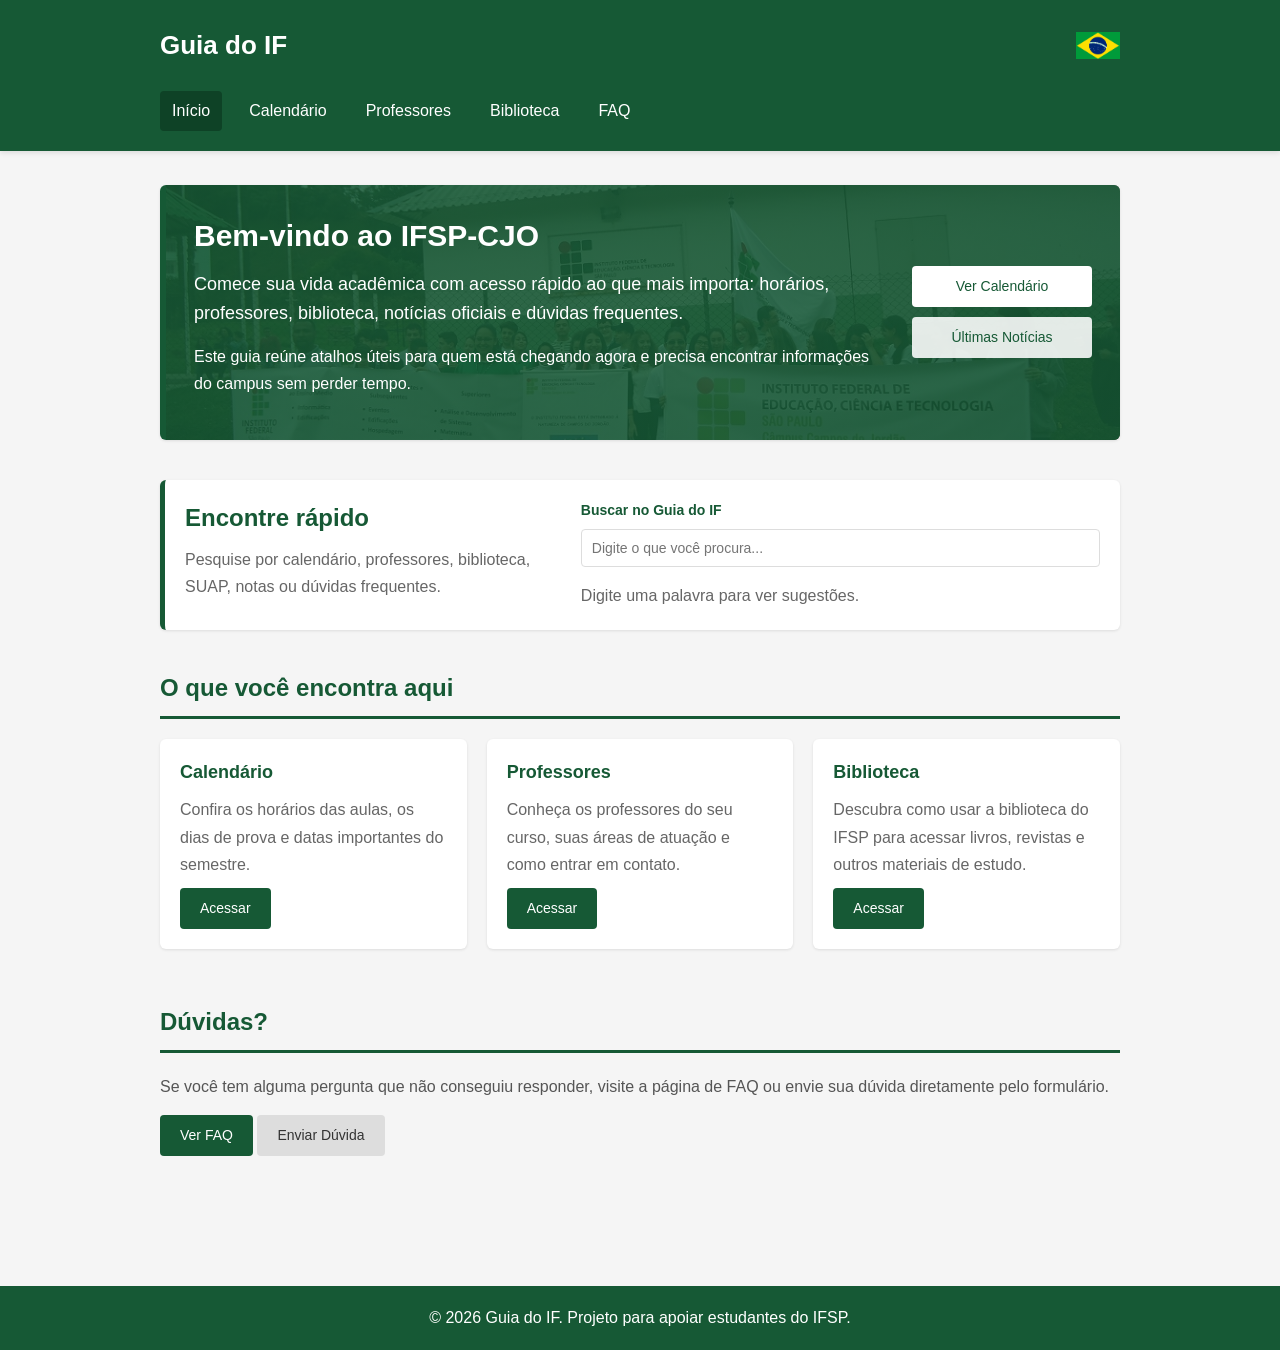
<file: index.html>
<!DOCTYPE html>
<html lang="pt-BR">


<head>
  <meta charset="UTF-8">
  <meta name="viewport" content="width=device-width, initial-scale=1.0">
  <title>Guia do IF - Página Inicial</title>
  <link rel="stylesheet" href="css/styles.css">
  <link rel="icon" type="image/png" href="img/favicon.png">
</head>



<body>
  <header>
    <div class="container header-top">
      <h1>Guia do IF</h1>
      <a href="https://www.gov.br" class="flag-link" target="_blank" rel="noopener" title="Ir para gov.br">
        <img src="img/brasil.png" alt="Bandeira do Brasil">
      </a>
    </div>
    <nav>
      <div class="container">
        <ul>
          <li><a href="index.html" class="ativo">Início</a></li>
          <li><a href="index2.html">Calendário</a></li>
          <li><a href="index3.html">Professores</a></li>
          <li><a href="index4.html">Biblioteca</a></li>
          <li><a href="index5.html">FAQ</a></li>
        </ul>
      </div>
    </nav>
  </header>

  <main>
    <div class="container">
      <section class="boas-vindas">
        <div>
          <h2>Bem-vindo ao IFSP-CJO</h2>
          <p class="texto-destaque">Comece sua vida acadêmica com acesso rápido ao que mais importa: horários, professores, biblioteca, notícias oficiais e dúvidas frequentes.</p>
          <p>Este guia reúne atalhos úteis para quem está chegando agora e precisa encontrar informações do campus sem perder tempo.</p>
        </div>
        <div class="acoes-boas-vindas">
          <a href="index2.html" class="botao">Ver Calendário</a>
          <a href="https://www.ifspcjo.edu.br/ultimas-noticias" class="botao-secundario" target="_blank" rel="noopener">Últimas Notícias</a>
        </div>
      </section>

       

      <section>
        <article class="busca-site-card">
          <div>
            <h2>Encontre rápido</h2>
            <p>Pesquise por calendário, professores, biblioteca, SUAP, notas ou dúvidas frequentes.</p>
          </div>
          <div class="area-busca">
            <label for="busca-site">Buscar no Guia do IF</label>
            <input type="search" id="busca-site" placeholder="Digite o que você procura...">
            <div id="resultados-busca" class="resultados-busca" aria-live="polite">
              <p class="mensagem-busca">Digite uma palavra para ver sugestões.</p>
            </div>
          </div>
        </article>
      </section>
      

      <section>
        <h2>O que você encontra aqui</h2>
        <div class="grid-3">
          <article>
            <h3>Calendário</h3>
            <p>Confira os horários das aulas, os dias de prova e datas importantes do semestre.</p>
            <a href="index2.html" class="botao">Acessar</a>
          </article>
          <article>
            <h3>Professores</h3>
            <p>Conheça os professores do seu curso, suas áreas de atuação e como entrar em contato.</p>
            <a href="index3.html" class="botao">Acessar</a>
          </article>
          <article>
            <h3>Biblioteca</h3>
            <p>Descubra como usar a biblioteca do IFSP para acessar livros, revistas e outros materiais de estudo.</p>
            <a href="index4.html" class="botao">Acessar</a>
          </article>
        </div>
      </section>

      <section>
        <h2>Dúvidas?</h2>
        <p>Se você tem alguma pergunta que não conseguiu responder, visite a página de FAQ ou envie sua dúvida diretamente pelo formulário.</p>
        <a href="index5.html" class="botao">Ver FAQ</a>
        <a href="index5.html#formulario" class="botao-secundario">Enviar Dúvida</a>
      </section>
    </div>
  </main>

  <footer>
    <div class="container">
      <p>&copy; 2026 Guia do IF. Projeto para apoiar estudantes do IFSP.</p>
    </div>
  </footer>

  <div vw class="enabled">
    <div vw-access-button class="active"></div>
    <div vw-plugin-wrapper>
      <div vw-plugin-top-wrapper></div>
    </div>
  </div>

  <script src="js/busca.js"></script>
  <script src="https://vlibras.gov.br/app/vlibras-plugin.js"></script>
  <script>
    new window.VLibras.Widget("https://vlibras.gov.br/app");
  </script>

</body>
</html>
</file>
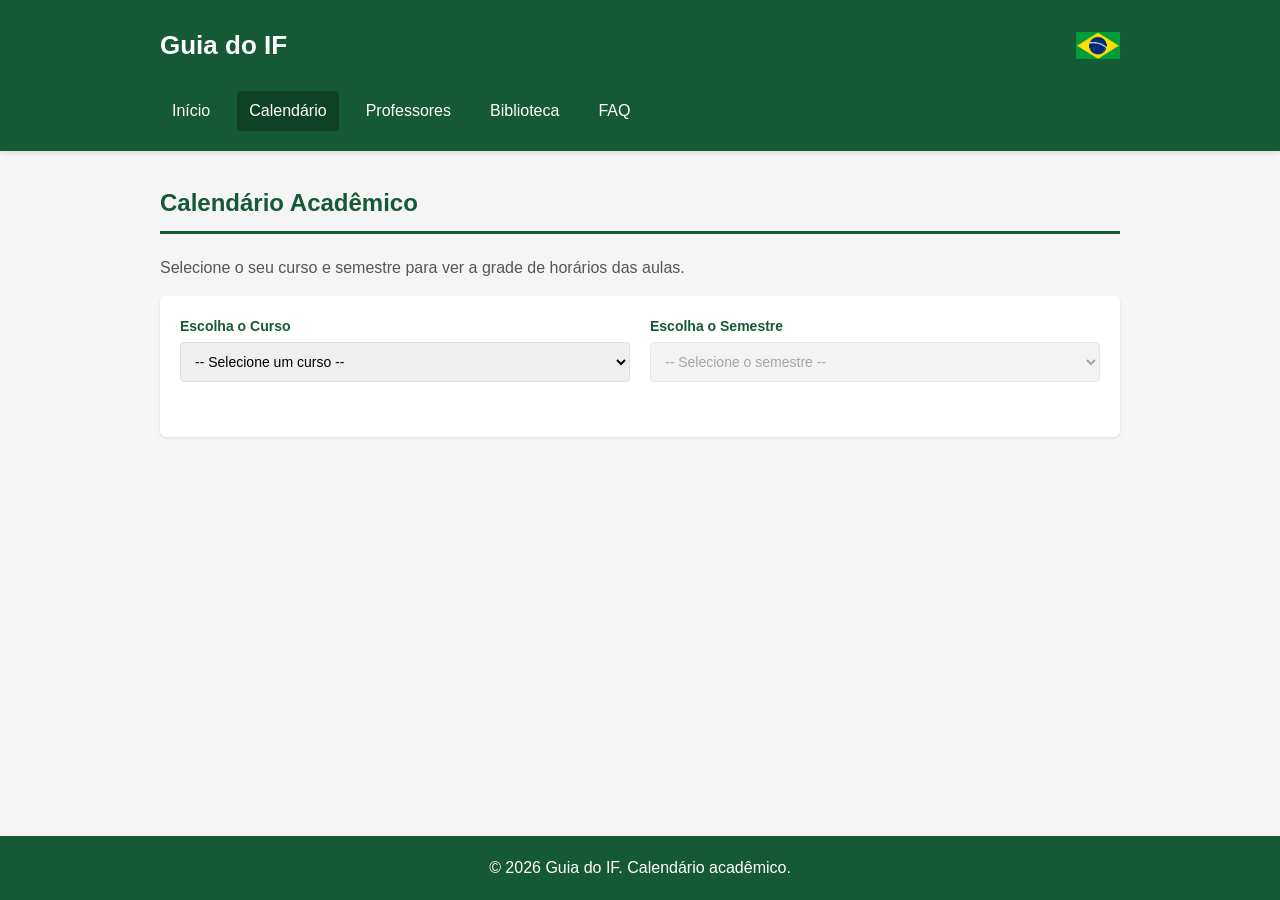
<file: index2.html>
<!DOCTYPE html>
<html lang="pt-BR">
<head>
  <meta charset="UTF-8">
  <meta name="viewport" content="width=device-width, initial-scale=1.0">
  <title>Guia do IF - Calendário</title>
  <link rel="stylesheet" href="css/styles.css">
  <link rel="icon" type="image/png" href="img/favicon.png">
</head>



<body>
  <header>
    <div class="container header-top">
      <h1>Guia do IF</h1>
      <a href="https://www.gov.br" class="flag-link" target="_blank" rel="noopener" title="Ir para gov.br">
        <img src="img/brasil.png" alt="Bandeira do Brasil">
      </a>
    </div>
    <nav>
      <div class="container">
        <ul>
          <li><a href="index.html">Início</a></li>
          <li><a href="index2.html" class="ativo">Calendário</a></li>
          <li><a href="index3.html">Professores</a></li>
          <li><a href="index4.html">Biblioteca</a></li>
          <li><a href="index5.html">FAQ</a></li>
        </ul>
      </div>
    </nav>
  </header>

  <main>
    <div class="container">
      <section>
        <h2>Calendário Acadêmico</h2>
        <p>Selecione o seu curso e semestre para ver a grade de horários das aulas.</p>

        <form id="formulario-calendario">
          <div class="grid-2">
            <div class="form-group">
              <label for="curso">Escolha o Curso</label>
              <select id="curso">
                <option value="">-- Selecione um curso --</option>
                <option value="analise">Análise de Sistemas</option>
              </select>
            </div>
            <div class="form-group">
              <label for="semestre">Escolha o Semestre</label>
              <select id="semestre" disabled>
                <option value="">-- Selecione o semestre --</option>
              </select>
            </div>
          </div>
        </form>
      </section>

      <section id="secao-tabela" style="display: none;">
        <h2>Sua Grade de Horários</h2>
        <table id="tabela-horarios">
          <thead>
            <tr>
              <th>Dia</th>
              <th>Horário</th>
              <th>Disciplina</th>
              <th>Professor</th>
            </tr>
          </thead>
          <tbody id="corpo-tabela">
          </tbody>
        </table>
      </section>
    </div>
  </main>
  
<!-- comentário ao professor: no vscode, versão offline, precisou deixar com o bottom: 1; porém aqui, continuou apenas no canto inferior esquerdo. Após remover, e deixar apenas a posição fixa, funcionou.-->
  <footer>
    <div class="container">
      <p>&copy; 2026 Guia do IF. Calendário acadêmico.</p>
    </div>
  </footer>

  <div vw class="enabled">
    <div vw-access-button class="active"></div>
    <div vw-plugin-wrapper>
      <div vw-plugin-top-wrapper></div>
    </div>
  </div>
  <script src="https://vlibras.gov.br/app/vlibras-plugin.js"></script>
  <script>
    new window.VLibras.Widget("https://vlibras.gov.br/app");
  </script>
  <script src="js/calendario&sac.js"></script>
</body>
</html>
</file>
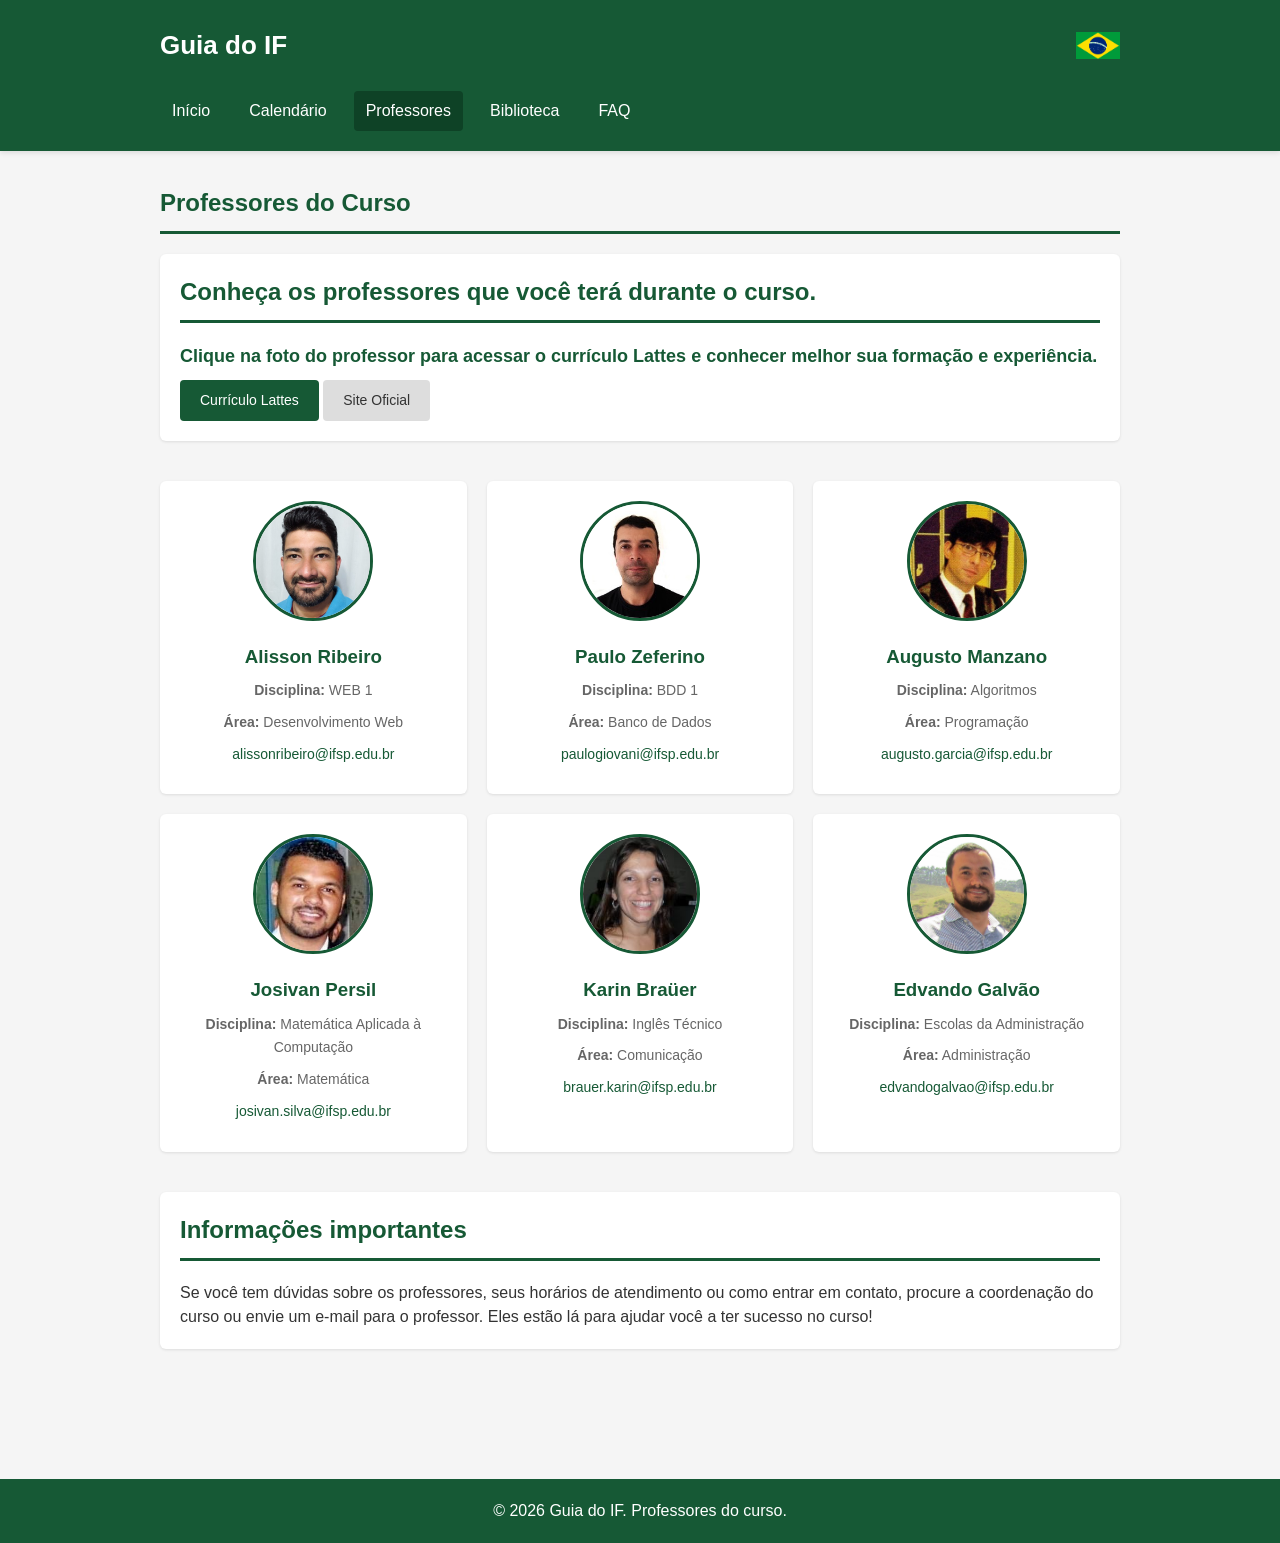
<file: index3.html>
<!DOCTYPE html>
<html lang="pt-BR">
<head>
  <meta charset="UTF-8">
  <meta name="viewport" content="width=device-width, initial-scale=1.0">
  <title>Guia do IF - Professores</title>
  <link rel="stylesheet" href="css/styles.css">
  <link rel="icon" type="image/png" href="img/favicon.png">
</head>


<body>
  <header>
    <div class="container header-top">
      <h1>Guia do IF</h1>
      <a href="https://www.gov.br" class="flag-link" target="_blank" rel="noopener" title="Ir para gov.br">
        <img src="img/brasil.png" alt="Bandeira do Brasil">
      </a>
    </div>
    <nav>
      <div class="container">
        <ul>
          <li><a href="index.html">Início</a></li>
          <li><a href="index2.html">Calendário</a></li>
          <li><a href="index3.html" class="ativo">Professores</a></li>
          <li><a href="index4.html">Biblioteca</a></li>
          <li><a href="index5.html">FAQ</a></li>
        </ul>
      </div>
    </nav>
  </header>

  <main>
    <div class="container">
      <section>
        <h2>Professores do Curso</h2>
        <article>
          <h2> 
            <strong>Conheça os professores que você terá durante o curso.</strong> 
          </h2>
            
          <h3>
            Clique na foto do professor para acessar o currículo Lattes e conhecer melhor sua formação e experiência. 
          </h3> 
            
          <a href="https://lattes.cnpq.br/3346873113410420" class="botao" target="_blank"> Currículo Lattes</a>

          <a href="https://www.ifspcjo.edu.br" class="botao-secundario">Site Oficial</a>
        </article>
      </section>

      <section>
        <div class="grid-3">
          <div class="professor">
            <a href="http://lattes.cnpq.br/3346873113410420" target="_blank">
              <img src="img/alisson.jpeg" alt="Foto do professor Alisson Ribeiro">
            </a>
            <h3>Alisson Ribeiro</h3>
            <p><strong>Disciplina:</strong> WEB 1</p>
            <p><strong>Área:</strong> Desenvolvimento Web</p>
            <p> <a href="mailto:alissonribeiro@ifsp.edu.br">alissonribeiro@ifsp.edu.br</a></p>
          </div>

          <div class="professor">
            <a href="http://lattes.cnpq.br/2831040847816293" target="_blank">
              <img src="img/paulo.jpeg" alt="Foto do professor Paulo Zeferino">
            </a>
            <h3>Paulo Zeferino</h3>
            <p><strong>Disciplina:</strong> BDD 1</p>
            <p><strong>Área:</strong> Banco de Dados</p>
            <p> <a href="mailto:paulogiovani@ifsp.edu.br">paulogiovani@ifsp.edu.br</a></p>
          </div>

          <div class="professor">
            <a href="http://lattes.cnpq.br/8184615061457853" target="_blank">
              <img src="img/manzano.jpeg" alt="Foto do professor Augusto Manzano">
            </a>
            <h3>Augusto Manzano</h3>
            <p><strong>Disciplina:</strong> Algoritmos</p>
            <p><strong>Área:</strong> Programação</p>
            <p> <a href="mailto:augusto.garcia@ifsp.edu.br">augusto.garcia@ifsp.edu.br</a></p>
          </div>

          <div class="professor">
            <a href="http://lattes.cnpq.br/5756986456695847" target="_blank">
              <img src="img/josivan.jpeg" alt="Foto do professor Josivan Persil">
            </a>
            <h3>Josivan Persil</h3>
            <p><strong>Disciplina:</strong> Matemática Aplicada à Computação</p>
            <p><strong>Área:</strong> Matemática</p>
            <p> <a href="mailto:josivan.silva@ifsp.edu.br">josivan.silva@ifsp.edu.br</a></p>
          </div>

          <div class="professor">
            <a href="http://lattes.cnpq.br/8423795032568811" target="_blank">
              <img src="img/karin.jpeg" alt="Foto da professora Karin Braüer">
            </a>
            <h3>Karin Braüer</h3>
            <p><strong>Disciplina:</strong> Inglês Técnico</p>
            <p><strong>Área:</strong> Comunicação</p>
            <p> <a href="mailto:brauer.karin@ifsp.edu.br">brauer.karin@ifsp.edu.br</a></p>
          </div>

          <div class="professor">
            <a href="http://lattes.cnpq.br/9089401594091724" target="_blank">
              <img src="img/edvando.jpeg" alt="Foto do professor Edvando Galvão">
            </a>
            <h3>Edvando Galvão</h3>
            <p><strong>Disciplina:</strong> Escolas da Administração</p>
            <p><strong>Área:</strong> Administração</p>
            <p> <a href="mailto:edvandogalvao@ifsp.edu.br">edvandogalvao@ifsp.edu.br</a></p>
          </div>
        </div>
      </section>
      <section>
        <article>
          <h2>Informações importantes</h2>
          <span>Se você tem dúvidas sobre os professores, seus horários de atendimento ou como entrar em contato, procure a coordenação do curso ou envie um e-mail para o professor. Eles estão lá para ajudar você a ter sucesso no curso!</span>
        </article>
      </section>
    </div>
  </main>

  <footer>
    <div class="container">
      <p>&copy; 2026 Guia do IF. Professores do curso.</p>
    </div>
  </footer>

  <div vw class="enabled">
    <div vw-access-button class="active"></div>
    <div vw-plugin-wrapper>
      <div vw-plugin-top-wrapper></div>
    </div>
  </div>
  <script src="https://vlibras.gov.br/app/vlibras-plugin.js"></script>
  <script>
    new window.VLibras.Widget("https://vlibras.gov.br/app");
  </script>
</body>
</html>
</file>
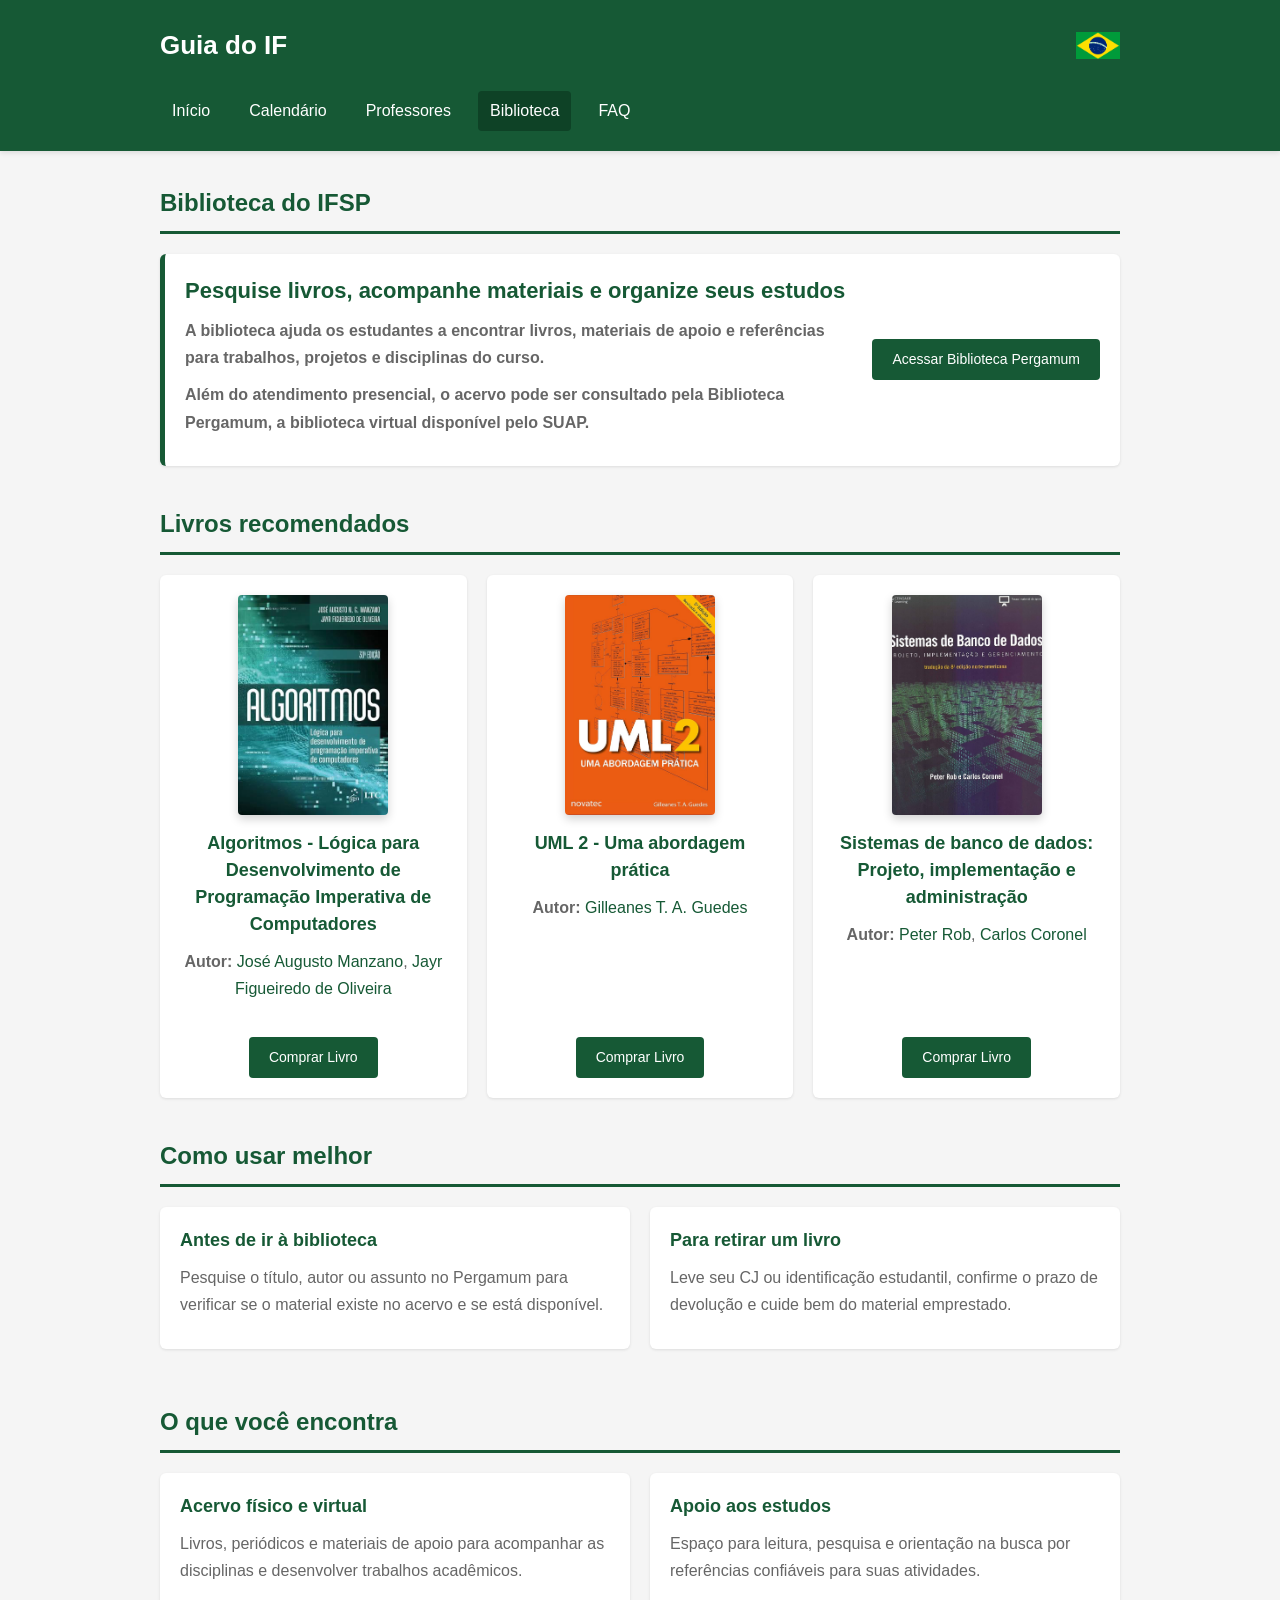
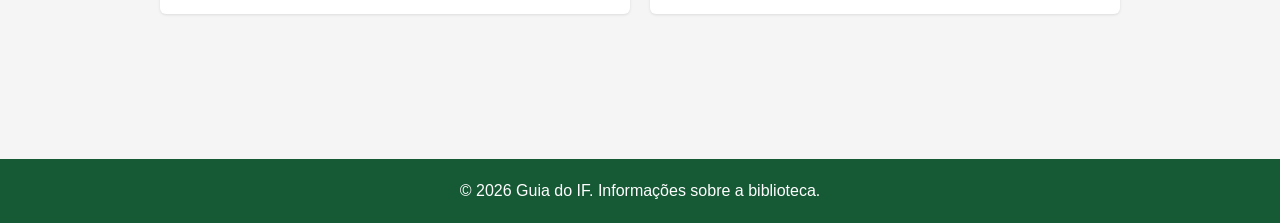
<file: index4.html>
<!DOCTYPE html>
<html lang="pt-BR">
<head>
  <meta charset="UTF-8">
  <meta name="viewport" content="width=device-width, initial-scale=1.0">
  <title>Guia do IF - Biblioteca</title>
  <link rel="stylesheet" href="css/styles.css">
  <link rel="icon" type="image/png" href="img/favicon.png">
</head>
<body>
  <header>
    <div class="container header-top">
      <h1>Guia do IF</h1>
      <a href="https://www.gov.br" class="flag-link" target="_blank" rel="noopener" title="Ir para gov.br">
        <img src="img/brasil.png" alt="Bandeira do Brasil">
      </a>
    </div>
    <nav>
      <div class="container">
        <ul>
          <li><a href="index.html">Início</a></li>
          <li><a href="index2.html">Calendário</a></li>
          <li><a href="index3.html">Professores</a></li>
          <li><a href="index4.html" class="ativo">Biblioteca</a></li>
          <li><a href="index5.html">FAQ</a></li>
        </ul>
      </div>
    </nav>
  </header>

  <main>
    <div class="container">
      <section>
        <h2>Biblioteca do IFSP</h2>
        <article class="biblioteca-destaque">
          <div>
            <h3>Pesquise livros, acompanhe materiais e organize seus estudos</h3>
            <p> <strong>A biblioteca ajuda os estudantes a encontrar livros, materiais de apoio e referências para trabalhos, projetos e disciplinas do curso.</strong></p>
            <p> <strong>Além do atendimento presencial, o acervo pode ser consultado pela Biblioteca Pergamum, a biblioteca virtual disponível pelo SUAP.</strong></p>
          </div>
          <a href="https://ifsp.pergamum.com.br" class="botao" target="_blank" rel="noopener">Acessar Biblioteca Pergamum</a>
        </article>
      </section>

      <section>
        <h2>Livros recomendados</h2>
        <div class="grid-3 livros">
          <article class="livro-card">
            <img src="img/algoritimos.png" alt="Capa do livro Algoritmos">
            <h3>Algoritmos - Lógica para Desenvolvimento de Programação Imperativa de Computadores</h3>
            <p><strong>Autor:</strong> <a href="https://www.google.com/search?q=José+Augusto+Manzano" target="_blank" rel="noopener">José Augusto Manzano</a>, <a href="https://www.google.com/search?q=Jayr+Figueiredo+de+Oliveira" target="_blank" rel="noopener">Jayr Figueiredo de Oliveira</a></p>

            <a href="https://www.google.com/search?q=comprar+livro+Algoritmos+Jos%C3%A9+Augusto+Manzano" class="botao" target="_blank" rel="noopener">Comprar Livro</a>
          </article>

          <article class="livro-card">
            <img src="img/uml.png" alt="Capa do livro UML 2 - Uma abordagem prática">
            <h3>UML 2 - Uma abordagem prática</h3>
            <p><strong>Autor:</strong> <a href="https://www.google.com/search?q=Gilleanes+T.+A.+Guedes" target="_blank" rel="noopener">Gilleanes T. A. Guedes</a></p>
            <a href="https://www.google.com/search?q=comprar+livro+UML+2+Uma+abordagem+pratica+Guedes" class="botao" target="_blank" rel="noopener">Comprar Livro</a>
          </article>

          <article class="livro-card">
            <img src="img/sbd.png" alt="Capa do livro Sistemas de banco de dados: Projeto, implementação e administração">
            <h3>Sistemas de banco de dados: Projeto, implementação e administração</h3>
            <p><strong>Autor:</strong>  <a href="https://www.google.com/search?q=Peter+Rob" target="_blank" rel="noopener">Peter Rob</a>, <a href="https://www.google.com/search?q=Autor+Carlos+Coronel" target="_blank" rel="noopener">Carlos Coronel</a></p>
            <a href="https://www.google.com/search?q=comprar+livro+Sistemas+de+banco+de+dados+Projeto+implementacao+administracao+Coronel" class="botao" target="_blank" rel="noopener">Comprar Livro</a>
          </article>
        </div>
      </section>

      <section>
        <h2>Como usar melhor</h2>
        <div class="grid-2">
          <article>
            <h3>Antes de ir à biblioteca</h3>
            <p>Pesquise o título, autor ou assunto no Pergamum para verificar se o material existe no acervo e se está disponível.</p>
          </article>
          <article>
            <h3>Para retirar um livro</h3>
            <p>Leve seu CJ ou identificação estudantil, confirme o prazo de devolução e cuide bem do material emprestado.</p>
          </article>
        </div>
      </section>

      <section>
        <h2>O que você encontra</h2>
        <div class="grid-2">
          <article>
            <h3>Acervo físico e virtual</h3>
            <p>Livros, periódicos e materiais de apoio para acompanhar as disciplinas e desenvolver trabalhos acadêmicos.</p>
          </article>
          <article>
            <h3>Apoio aos estudos</h3>
            <p>Espaço para leitura, pesquisa e orientação na busca por referências confiáveis para suas atividades.</p>
          </article>
        </div>
      </section>
    </div>
  </main>

  <footer>
    <div class="container">
      <p>&copy; 2026 Guia do IF. Informações sobre a biblioteca.</p>
    </div>
  </footer>

    <div vw class="enabled">
    <div vw-access-button class="active"></div>
    <div vw-plugin-wrapper>
      <div vw-plugin-top-wrapper></div>
    </div>
  </div>
  <script src="https://vlibras.gov.br/app/vlibras-plugin.js"></script>
  <script>
    new window.VLibras.Widget("https://vlibras.gov.br/app");
  </script>

</body>
</html>
</file>
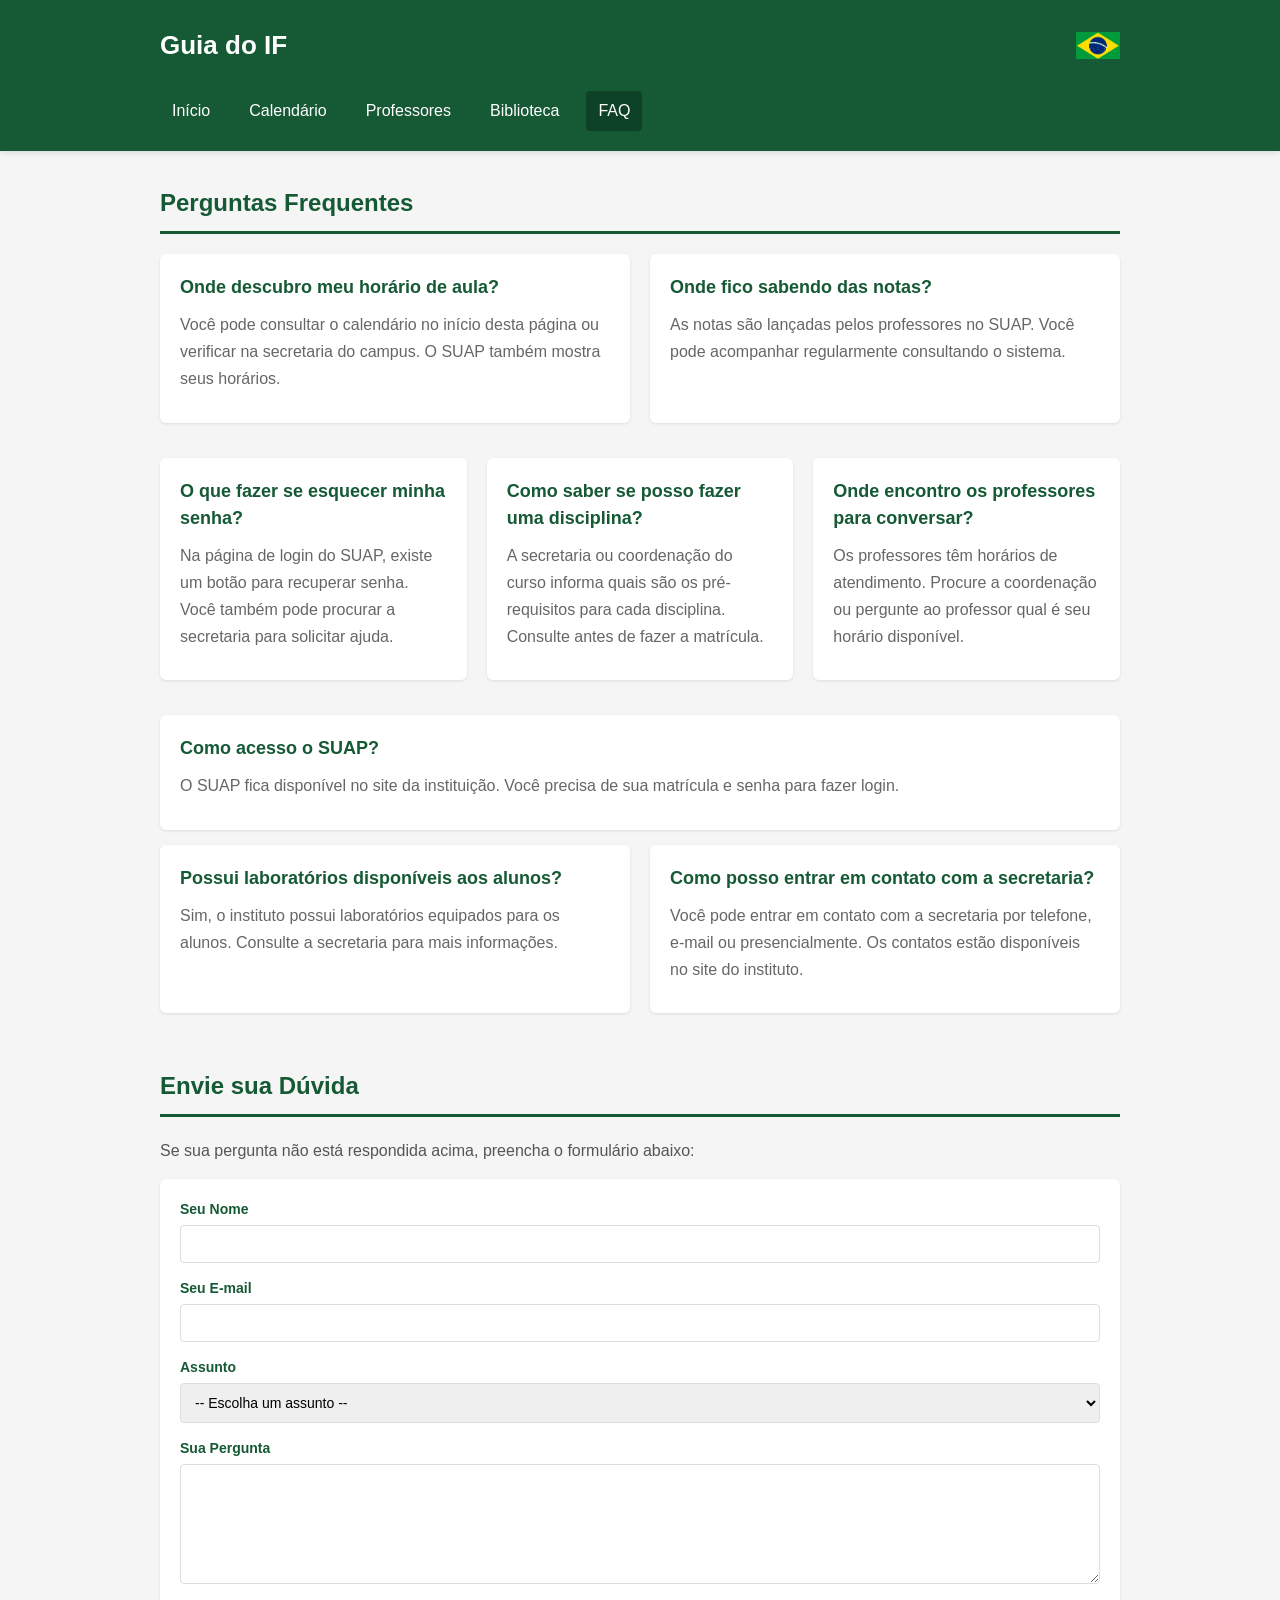
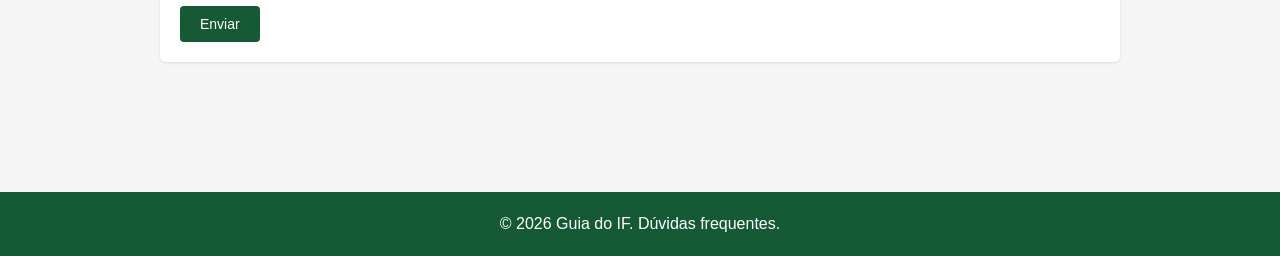
<file: index5.html>
<!DOCTYPE html>
<html lang="pt-BR">
<head>
  <meta charset="UTF-8">
  <meta name="viewport" content="width=device-width, initial-scale=1.0">
  <title>Guia do IF - FAQ</title>
  <link rel="stylesheet" href="css/styles.css">
  <link rel="icon" type="image/png" href="img/favicon.png">
</head>
<body>
  <header>
    <div class="container header-top">
      <h1>Guia do IF</h1>
      <a href="https://www.gov.br" class="flag-link" target="_blank" rel="noopener" title="Ir para gov.br">
        <img src="img/brasil.png" alt="Bandeira do Brasil">
      </a>
    </div>
    <nav>
      <div class="container">
        <ul>
          <li><a href="index.html">Início</a></li>
          <li><a href="index2.html">Calendário</a></li>
          <li><a href="index3.html">Professores</a></li>
          <li><a href="index4.html">Biblioteca</a></li>
          <li><a href="index5.html" class="ativo">FAQ</a></li>
        </ul>
      </div>
    </nav>
  </header>

  <main>
    <div class="container">
           <section>
        <h2>Perguntas Frequentes</h2>
        <div class="grid-2">
            <article>
              <h3>Onde descubro meu horário de aula?</h3>
              <p>Você pode consultar o calendário no início desta página ou verificar na secretaria do campus. O SUAP também mostra seus horários.</p>
            </article>

            <article>
              <h3>Onde fico sabendo das notas?</h3>
              <p>As notas são lançadas pelos professores no SUAP. Você pode acompanhar regularmente consultando o sistema.</p>
            </article>
        </div>

        <div class="grid-3">
          <article>
            <h3>O que fazer se esquecer minha senha?</h3>
            <p>Na página de login do SUAP, existe um botão para recuperar senha. Você também pode procurar a secretaria para solicitar ajuda.</p>
          </article>

          <article>
            <h3>Como saber se posso fazer uma disciplina?</h3>
            <p>A secretaria ou coordenação do curso informa quais são os pré-requisitos para cada disciplina. Consulte antes de fazer a matrícula.</p>
          </article>

          <article>
            <h3>Onde encontro os professores para conversar?</h3>
            <p>Os professores têm horários de atendimento. Procure a coordenação ou pergunte ao professor qual é seu horário disponível.</p>
          </article>
        </div>

        <div>
            <article>
              <h3>Como acesso o SUAP?</h3>
              <p>O SUAP fica disponível no site da instituição. Você precisa de sua matrícula e senha para fazer login.</p>
            </article>  
        </div>

        <div class="grid-2">
          <article>
              <h3>Possui laboratórios disponíveis aos alunos?</h3>
              <p>Sim, o instituto possui laboratórios equipados para os alunos. Consulte a secretaria para mais informações.</p>
            </article>   
          <article>
              <h3>Como posso entrar em contato com a secretaria?</h3>
              <p>Você pode entrar em contato com a secretaria por telefone, e-mail ou presencialmente. Os contatos estão disponíveis no site do instituto.</p>
            </article>
        </div>
          </article>
      </section>

      <section id="formulario">
        <h2>Envie sua Dúvida</h2>
        <p>Se sua pergunta não está respondida acima, preencha o formulário abaixo:</p>

        <form id="form-duvida">
          <div class="form-group">
            <label for="nome">Seu Nome</label>
            <input type="text" id="nome" name="nome" required>
          </div>

          <div class="form-group">
            <label for="email">Seu E-mail</label>
            <input type="email" id="email" name="email" required>
          </div>

          <div class="form-group">
            <label for="assunto">Assunto</label>
            <select id="assunto" name="assunto" required>
              <option value="">-- Escolha um assunto --</option>
              <option value="horario">Horário de aula</option>
              <option value="suap">SUAP</option>
              <option value="notas">Notas</option>
              <option value="professor">Professor</option>
              <option value="outro">Outro</option>
            </select>
          </div>

          <div class="form-group">
            <label for="mensagem">Sua Pergunta</label>
            <textarea id="mensagem" name="mensagem" required></textarea>
          </div>

          <button type="button" id="botao-enviar" class="botao">Enviar</button>
          <p id="mensagem-retorno" style="margin-top: 15px; color: green; display: none;"></p>
        </form>
      </section>
    </div>
  </main>

  <footer>
    <div class="container">
      <p>&copy; 2026 Guia do IF. Dúvidas frequentes.</p>
    </div>
  </footer>

  <div vw class="enabled">
    <div vw-access-button class="active"></div>
    <div vw-plugin-wrapper>
      <div vw-plugin-top-wrapper></div>
    </div>
  </div>
  <script src="https://vlibras.gov.br/app/vlibras-plugin.js"></script>
  <script>
    new window.VLibras.Widget("https://vlibras.gov.br/app");
  </script>
  <script src="js/calendario&sac.js"></script>
</body>
</html>
</file>
<file: css/styles.css>
/* reset padrão */
* {
  margin: 0;
  padding: 0;
  box-sizing: border-box;
}

@import url('https://fonts.googleapis.com/css2?family=Google+Sans+Code:ital,wght@0,300..800;1,300..800&family=Google+Sans:ital,opsz,wght@0,17..18,400..700;1,17..18,400..700&family=Open+Sans:ital,wght@0,300..800;1,300..800&family=Roboto:ital,wght@0,100..900;1,100..900&family=Source+Code+Pro:ital,wght@0,200..900;1,200..900&display=swap');

html {
  min-height: 100%;
}

body{
    font-family: "Roboto", sans-serif;
    background-color: #f5f5f5;
    display: flex;
    flex-direction: column;
    min-height: 100vh;
}
body {
  /* font-family: Arial, Helvetica, sans-serif; */
  line-height: 1.5;
  color: #333;
  padding-top: 185px;
  /* background-color: #f5f5f5; */
}


.container {
  max-width: 1000px;
  margin: 0 auto;
  padding: 0 20px;
}



/* configs do cabeçalho e navegação */
header {
  background-color: #165935;
  color: white;
  padding: 20px 0;
  margin-bottom: 30px;
  box-shadow: 0 2px 5px rgba(0, 0, 0, 0.1);
  position: fixed;
  top: 0;
  left: 0;
  right: 0;
  z-index: 1000;
}

.header-top {
  display: flex;
  justify-content: space-between;
  align-items: center;
  padding: 6px 20px;
  gap: 18px;
}

.header-top h1 {
  color: white;
  font-size: 26px;
  margin: 0;
  font-weight: 700;
}

.flag-link {
  display: inline-flex;
  align-items: center;
  justify-content: center;
  padding: 0;
  background-color: transparent;
  border-radius: 0;
  border: none;
}

.flag-link img {
  width: 44px;
  height: auto;
  display: block;
  border-radius: 0;
}

nav {
  margin-top: 20px;
}

nav ul {
  list-style: none;
  display: flex;
  gap: 15px;
  flex-wrap: wrap;
}

nav a {
  color: white;
  text-decoration: none;
  padding: 8px 12px;
  border-radius: 4px;
  display: inline-block;
  transition: background-color 0.3s;
}

nav a:hover,
nav a.ativo {
  background-color: #0e4226;
}

/* coloca margin no main */
main {
  margin-bottom: 40px;
  flex: 1;
}


section {
  margin-bottom: 40px;
}

section h2 {
  font-size: 24px;
  color: #165935;
  margin-bottom: 20px;
  border-bottom: 3px solid #165935;
  padding-bottom: 10px;
}

section p {
  margin-bottom: 15px;
  color: #555;
  line-height: 1.7;
}

.boas-vindas {
  background-image: linear-gradient(rgba(22, 89, 53, 0.85), rgba(22, 89, 53, 0.85)), url("../img/campus-ifsp-cjo.jpg");
  background-position: center;
  background-size: cover;
  border-left: 6px solid #165935;
  border-radius: 6px;
  box-shadow: 0 1px 3px rgba(0, 0, 0, 0.1);
  display: flex;
  align-items: center;
  justify-content: space-between;
  gap: 30px;
  padding: 28px;
}

.boas-vindas h2 {
  border-bottom: 0;
  color: white;
  font-size: 30px;
  margin-bottom: 12px;
  padding-bottom: 0;
}

.boas-vindas p {
  color: white;
}

.boas-vindas .texto-destaque {
  color: white;
  font-size: 18px;
  font-weight: 500;
  line-height: 1.6;
}

.boas-vindas .botao {
  background-color: white;
  color: #165935;
}

.boas-vindas .botao:hover {
  background-color: #e8f2ed;
}

.boas-vindas .botao-secundario {
  background-color: rgba(255, 255, 255, 0.88);
  color: #165935;
}

.boas-vindas .botao-secundario:hover {
  background-color: white;
}

.acoes-boas-vindas {
  display: flex;
  flex-direction: column;
  gap: 10px;
  min-width: 180px;
}

.acoes-boas-vindas .botao,
.acoes-boas-vindas .botao-secundario {
  text-align: center;
}

.busca-site-card {
  display: grid;
  grid-template-columns: 1fr 1.4fr;
  gap: 25px;
  align-items: start;
  border-left: 5px solid #165935;
}

.busca-site-card h2 {
  border-bottom: 0;
  color: #165935;
  font-size: 24px;
  margin-bottom: 10px;
  padding-bottom: 0;
}

.area-busca label {
  margin-bottom: 8px;
}

.resultados-busca {
  margin-top: 15px;
}

.mensagem-busca {
  color: #666;
  margin-bottom: 0;
}

.resultado-busca {
  border-top: 1px solid #e0e0e0;
  padding: 12px 0;
}

.resultado-busca:first-child {
  border-top: 0;
  padding-top: 0;
}

.resultado-busca a {
  color: #165935;
  font-weight: bold;
}

.resultado-busca p {
  margin-bottom: 0;
}

/* configura os banners/ artigos */
article {
  background-color: white;
  padding: 20px;
  margin-bottom: 15px;
  border-radius: 6px;
  box-shadow: 0 1px 3px rgba(0, 0, 0, 0.1);
}

article h3 { 
  color: #165935;
  margin-bottom: 10px;
  font-size: 18px;
}
/* ajustando o tamanho do título do artigo para 18px, para ficar mais destacado e legível. */

article p {
  color: #666;
  margin-bottom: 10px;
}

.biblioteca-destaque {
  display: flex;
  align-items: center;
  justify-content: space-between;
  gap: 25px;
  border-left: 5px solid #165935;
}

.biblioteca-destaque h3 {
  font-size: 22px;
}

.biblioteca-destaque .botao {
  flex-shrink: 0;
  text-align: center;
}

/*  */
.grid-2 {
  display: grid;
  grid-template-columns: 1fr 1fr;
  gap: 20px;
  margin-bottom: 20px;
}

.grid-3 {
  display: grid;
  grid-template-columns: 1fr 1fr 1fr;
  gap: 20px;
  margin-bottom: 20px;
}

/* Professores */
.professor {
  text-align: center;
  padding: 20px;
  background-color: white;
  border-radius: 6px;
  box-shadow: 0 1px 3px rgba(0, 0, 0, 0.1);
}

.professor img {
  width: 120px;
  height: 120px;
  border-radius: 50%;
  object-fit: cover;
  margin-bottom: 15px;
  border: 3px solid #165935;
}

.professor h3 {
  color: #165935;
  margin-bottom: 8px;
}

.professor p {
  font-size: 14px;
  color: #666;
  margin-bottom: 8px;
}

/* Livros */
.livros {
  align-items: stretch;
}

.livro-card {
  display: flex;
  flex-direction: column;
  align-items: center;
  text-align: center;
  min-height: 100%;
}

.livro-card img {
  width: 150px;
  height: 220px;
  object-fit: cover;
  border-radius: 4px;
  margin-bottom: 15px;
  box-shadow: 0 4px 10px rgba(0, 0, 0, 0.18);
}

.livro-card h3 {
  min-height: 54px;
}

.livro-card p {
  flex: 1;
}

.livro-card .botao {
  margin-top: 10px;
}

/* Botões */
.botao {
  background-color: #165935;
  color: white;
  padding: 10px 20px;
  text-decoration: none;
  border-radius: 4px;
  display: inline-block;
  border: none;
  cursor: pointer;
  transition: background-color 0.3s;
  font-size: 14px;
}

.botao:hover {
  background-color: #0e4226;
}

.botao-secundario {
  background-color: #ddd;
  color: #333;
  padding: 10px 20px;
  text-decoration: none;
  border-radius: 4px;
  display: inline-block;
  border: none;
  cursor: pointer;
  transition: background-color 0.3s;
  font-size: 14px;
}

.botao-secundario:hover {
  background-color: #bbb;
}

/* Links simples */
a {
  color: #165935;
  text-decoration: none;
}

a:hover {
  text-decoration: underline;
}

/* Formulário */
form {
  background-color: white;
  padding: 20px;
  border-radius: 6px;
  box-shadow: 0 1px 3px rgba(0, 0, 0, 0.1);
}

.form-group {
  margin-bottom: 15px;
}

label {
  display: block;
  margin-bottom: 5px;
  color: #165935;
  font-weight: bold;
  font-size: 14px;
}



input,
select,
textarea {
  width: 100%;
  padding: 10px;
  border: 1px solid #ddd;
  border-radius: 4px;
  font-family: Arial, Helvetica, sans-serif;
  font-size: 14px;
}

textarea {
  resize: vertical;
  min-height: 120px;
}

input:focus,
select:focus,
textarea:focus {
  outline: none;
  border-color: #165935;
  box-shadow: 0 0 5px rgba(22, 89, 53, 0.3);
}

/* Tabela */
table {
  width: 100%;
  border-collapse: collapse;
  background-color: white;
  box-shadow: 0 1px 3px rgba(0, 0, 0, 0.1);
  border-radius: 6px;
  overflow: hidden;
}

table th {
  background-color: #165935;
  color: white;
  padding: 12px;
  text-align: left;
  font-weight: bold;
}

table td {
  padding: 12px;
  border-bottom: 1px solid #ddd;
}

table tr:hover {
  background-color: #f9f9f9;
}

/* Footer */
footer {
  background-color: #165935;
  color: white;
  text-align: center;
  padding: 20px 0;
  margin-top: 50px;
  position: relative;
  width: 100%;
}

footer p {
  margin: 0;
  color: white;
}

/* configuração para navegacão mobile */

@media (max-width: 768px) {
  body {
    padding-top: 130px;
  }

  header {
    padding: 10px 0;
  }

  .header-top {
    padding: 4px 20px;
    gap: 10px;
  }

  .header-top h1 {
    font-size: 18px;
    margin: 0;
    font-weight: 700;
  }

  .flag-link img {
    width: 36px;
  }

  nav {
    margin-top: 10px;
  }

  nav ul {
    gap: 2px;
    flex-wrap: wrap;
    justify-content: center;
  }

  nav a {
    padding: 5px 8px;
    font-size: 12px;
  }

  .grid-2,
  .grid-3,
  .busca-site-card {
    grid-template-columns: 1fr;
  }

  section h2 {
    font-size: 20px;
  }

  .biblioteca-destaque {
    align-items: flex-start;
    flex-direction: column;
  }

  .boas-vindas {
    align-items: flex-start;
    flex-direction: column;
    padding: 22px;
  }

  .boas-vindas h2 {
    font-size: 24px;
  }

  .acoes-boas-vindas {
    width: 100%;
  }

  /* Tabela responsiva */
  table {
    font-size: 13px;
  }

  table th,
  table td {
    padding: 8px 6px;
  }

  .suap-type {
    background-color: #0e4226;
  }
}

/* Extra pequeno - mobile muito compacto */
@media (max-width: 480px) {
  body {
    padding-top: 115px;
  }

  .header-top {
    padding: 4px 20px;
    gap: 8px;
  }

  .header-top h1 {
    font-size: 16px;
  }

  .flag-link img {
    width: 32px;
  }

  nav a {
    padding: 4px 6px;
    font-size: 11px;
  }

  /* Tabela com scroll horizontal */
  section {
    overflow-x: auto;
  }

  table {
    font-size: 12px;
    min-width: 600px;
    display: table;
  }

  table th,
  table td {
    padding: 8px 6px;
  }

  table th {
    white-space: nowrap;
  }

  .boas-vindas h2 {
    font-size: 20px;
  }

  section h2 {
    font-size: 18px;
  }

  .suap-type {
    background-color: #0e4226;
  }
}
</file>
